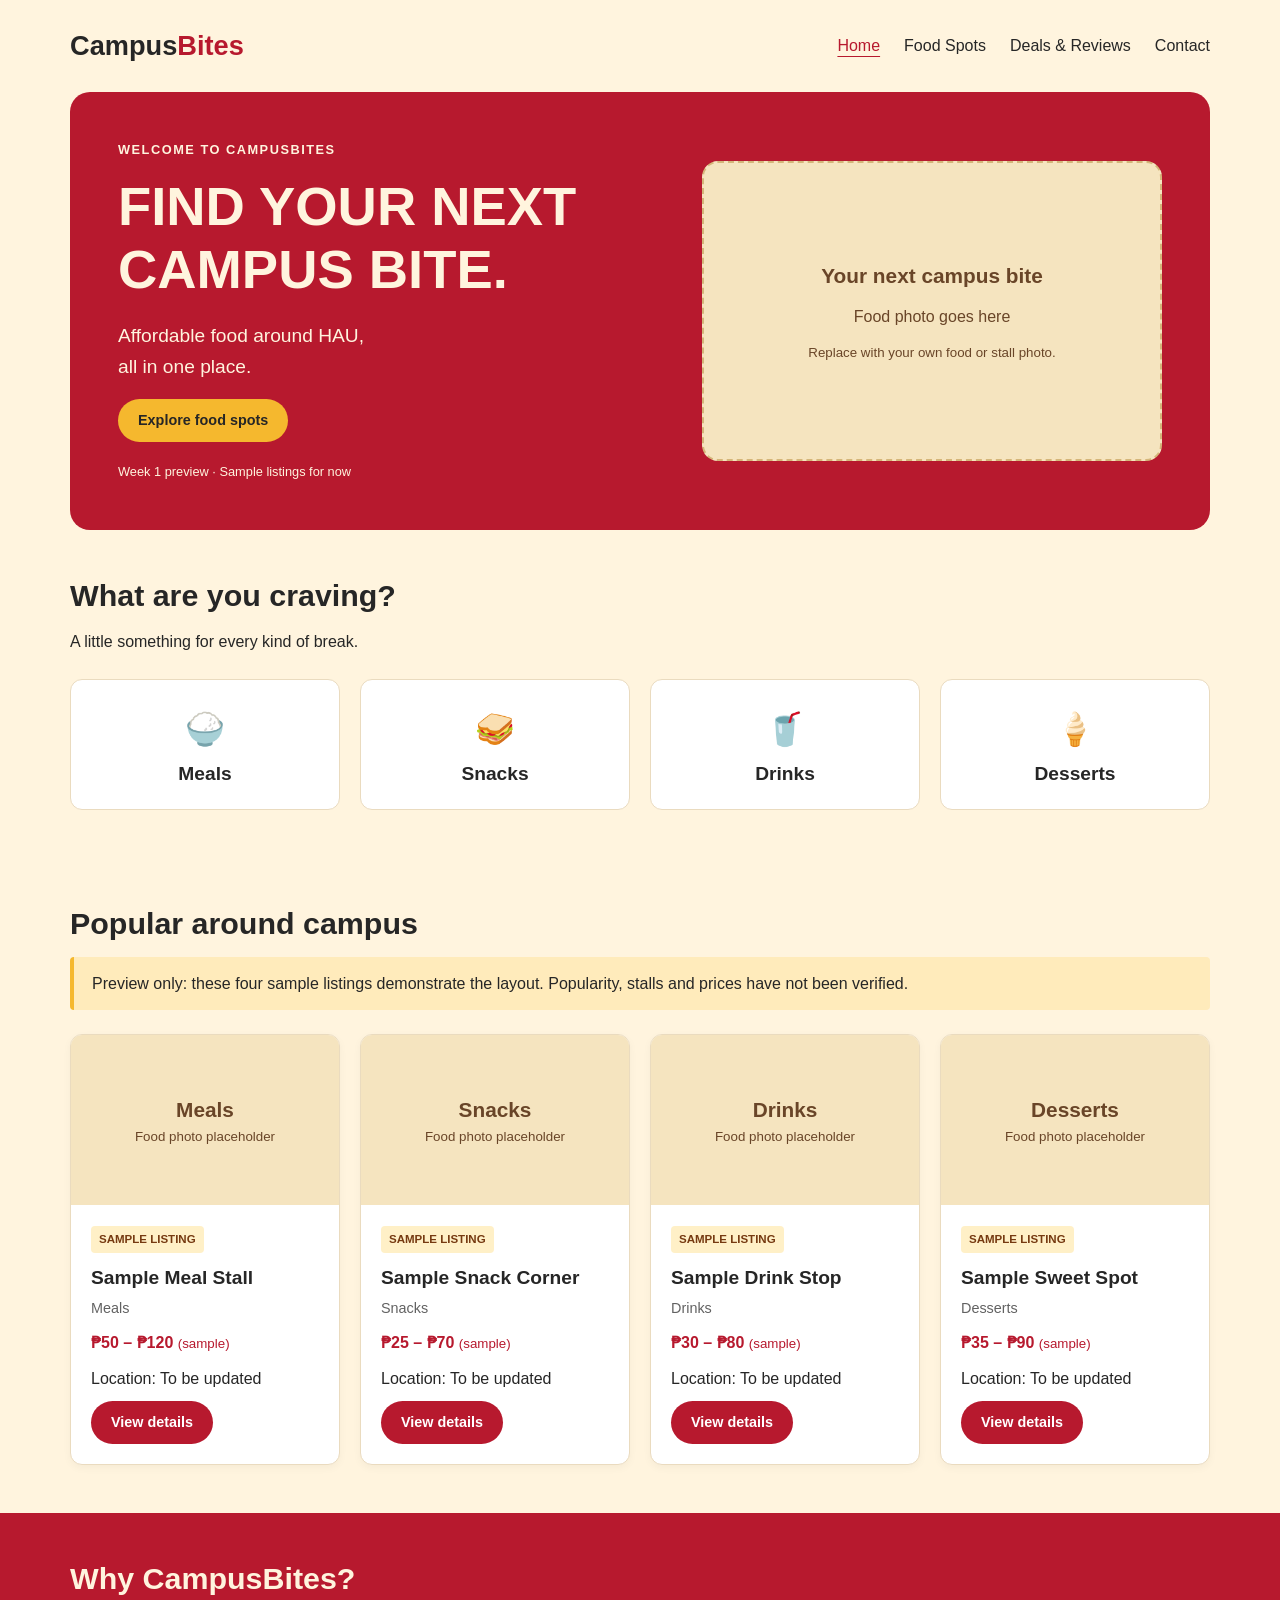
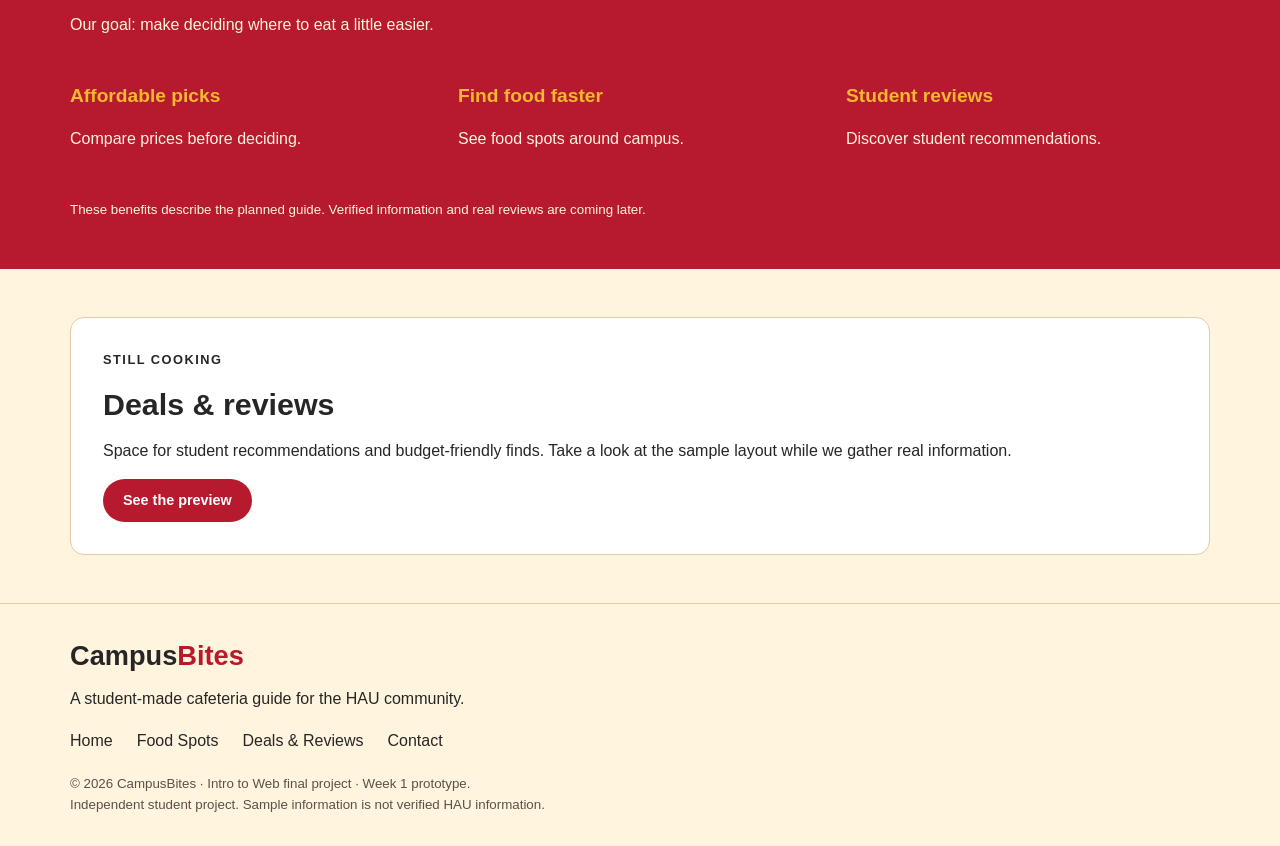
<file: index.html>
<!DOCTYPE html>
<html lang="en">
<head>
  <meta charset="UTF-8">
  <meta name="viewport" content="width=device-width, initial-scale=1.0">
  <meta name="description" content="CampusBites is a student project exploring a food guide for Holy Angel University. Week 1 uses sample content.">
  <title>Home | CampusBites</title>
  <link rel="stylesheet" href="styles.css">
  <script src="script.js" defer></script>
</head>
<body>
  <header class="site-header container">
    <a class="brand" href="index.html">Campus<span>Bites</span></a>
    <nav aria-label="Main navigation">
      <a href="index.html" aria-current="page">Home</a>
      <a href="food-spots.html">Food Spots</a>
      <a href="deals-reviews.html">Deals & Reviews</a>
      <a href="contact.html">Contact</a>
    </nav>
  </header>
  <main>
    <section class="hero container">
      <div>
        <p class="eyebrow">Welcome to CampusBites</p>
        <h1>FIND YOUR NEXT<br>CAMPUS BITE.</h1>
        <p class="hero-description">Affordable food around HAU,<br>all in one place.</p>
        <a class="button button-yellow" href="food-spots.html">Explore food spots</a>
        <p class="hero-note">Week 1 preview · Sample listings for now</p>
      </div>
      <div class="hero-image placeholder"><span>Your next campus bite</span><p>Food photo goes here</p><small>Replace with your own food or stall photo.</small></div>
    </section>

    <section class="section container" aria-labelledby="cravings-title">
      <h2 id="cravings-title">What are you craving?</h2>
      <p>A little something for every kind of break.</p>
      <div class="category-grid">
        <div class="category-card"><span aria-hidden="true">🍚</span><h3>Meals</h3></div>
        <div class="category-card"><span aria-hidden="true">🥪</span><h3>Snacks</h3></div>
        <div class="category-card"><span aria-hidden="true">🥤</span><h3>Drinks</h3></div>
        <div class="category-card"><span aria-hidden="true">🍦</span><h3>Desserts</h3></div>
      </div>
    </section>

    <section class="section container" aria-labelledby="popular-title">
      <h2 id="popular-title">Popular around campus</h2>
      <p class="notice">Preview only: these four sample listings demonstrate the layout. Popularity, stalls and prices have not been verified.</p>
      <div class="food-grid">
      <!-- SAMPLE: replace this listing with verified stall information. -->
      <article class="food-card">
        <div class="food-image placeholder"><span>Meals</span><small>Food photo placeholder</small></div>
        <div class="card-body">
          <span class="sample-label">Sample listing</span>
          <h3>Sample Meal Stall</h3>
          <p class="category">Meals</p>
          <p class="price">₱50 – ₱120 <small>(sample)</small></p>
          <p>Location: To be updated</p>
          <a class="button" href="food-spots.html#spot-1">View details</a>
        </div>
      </article>
      <!-- SAMPLE: replace this listing with verified stall information. -->
      <article class="food-card">
        <div class="food-image placeholder"><span>Snacks</span><small>Food photo placeholder</small></div>
        <div class="card-body">
          <span class="sample-label">Sample listing</span>
          <h3>Sample Snack Corner</h3>
          <p class="category">Snacks</p>
          <p class="price">₱25 – ₱70 <small>(sample)</small></p>
          <p>Location: To be updated</p>
          <a class="button" href="food-spots.html#spot-2">View details</a>
        </div>
      </article>
      <!-- SAMPLE: replace this listing with verified stall information. -->
      <article class="food-card">
        <div class="food-image placeholder"><span>Drinks</span><small>Food photo placeholder</small></div>
        <div class="card-body">
          <span class="sample-label">Sample listing</span>
          <h3>Sample Drink Stop</h3>
          <p class="category">Drinks</p>
          <p class="price">₱30 – ₱80 <small>(sample)</small></p>
          <p>Location: To be updated</p>
          <a class="button" href="food-spots.html#spot-3">View details</a>
        </div>
      </article>
      <!-- SAMPLE: replace this listing with verified stall information. -->
      <article class="food-card">
        <div class="food-image placeholder"><span>Desserts</span><small>Food photo placeholder</small></div>
        <div class="card-body">
          <span class="sample-label">Sample listing</span>
          <h3>Sample Sweet Spot</h3>
          <p class="category">Desserts</p>
          <p class="price">₱35 – ₱90 <small>(sample)</small></p>
          <p>Location: To be updated</p>
          <a class="button" href="food-spots.html#spot-4">View details</a>
        </div>
      </article>
      </div>
    </section>

    <section class="why-section">
      <div class="section container">
        <h2>Why CampusBites?</h2>
        <p>Our goal: make deciding where to eat a little easier.</p>
        <div class="three-column">
          <div><h3>Affordable picks</h3><p>Compare prices before deciding.</p></div>
          <div><h3>Find food faster</h3><p>See food spots around campus.</p></div>
          <div><h3>Student reviews</h3><p>Discover student recommendations.</p></div>
        </div>
        <small>These benefits describe the planned guide. Verified information and real reviews are coming later.</small>
      </div>
    </section>

    <section class="section container">
      <div class="preview-box">
        <p class="eyebrow">Still cooking</p>
        <h2>Deals &amp; reviews</h2>
        <p>Space for student recommendations and budget-friendly finds. Take a look at the sample layout while we gather real information.</p>
        <a class="button" href="deals-reviews.html">See the preview</a>
      </div>
    </section>
  </main>
  <footer class="site-footer">
    <div class="container">
      <a class="brand" href="index.html">Campus<span>Bites</span></a>
      <p>A student-made cafeteria guide for the HAU community.</p>
      <nav aria-label="Footer navigation"><a href="index.html">Home</a>
        <a href="food-spots.html">Food Spots</a>
        <a href="deals-reviews.html">Deals & Reviews</a>
        <a href="contact.html">Contact</a></nav>
      <small>&copy; 2026 CampusBites · Intro to Web final project · Week 1 prototype.<br>Independent student project. Sample information is not verified HAU information.</small>
    </div>
  </footer>
</body>
</html>
</file>
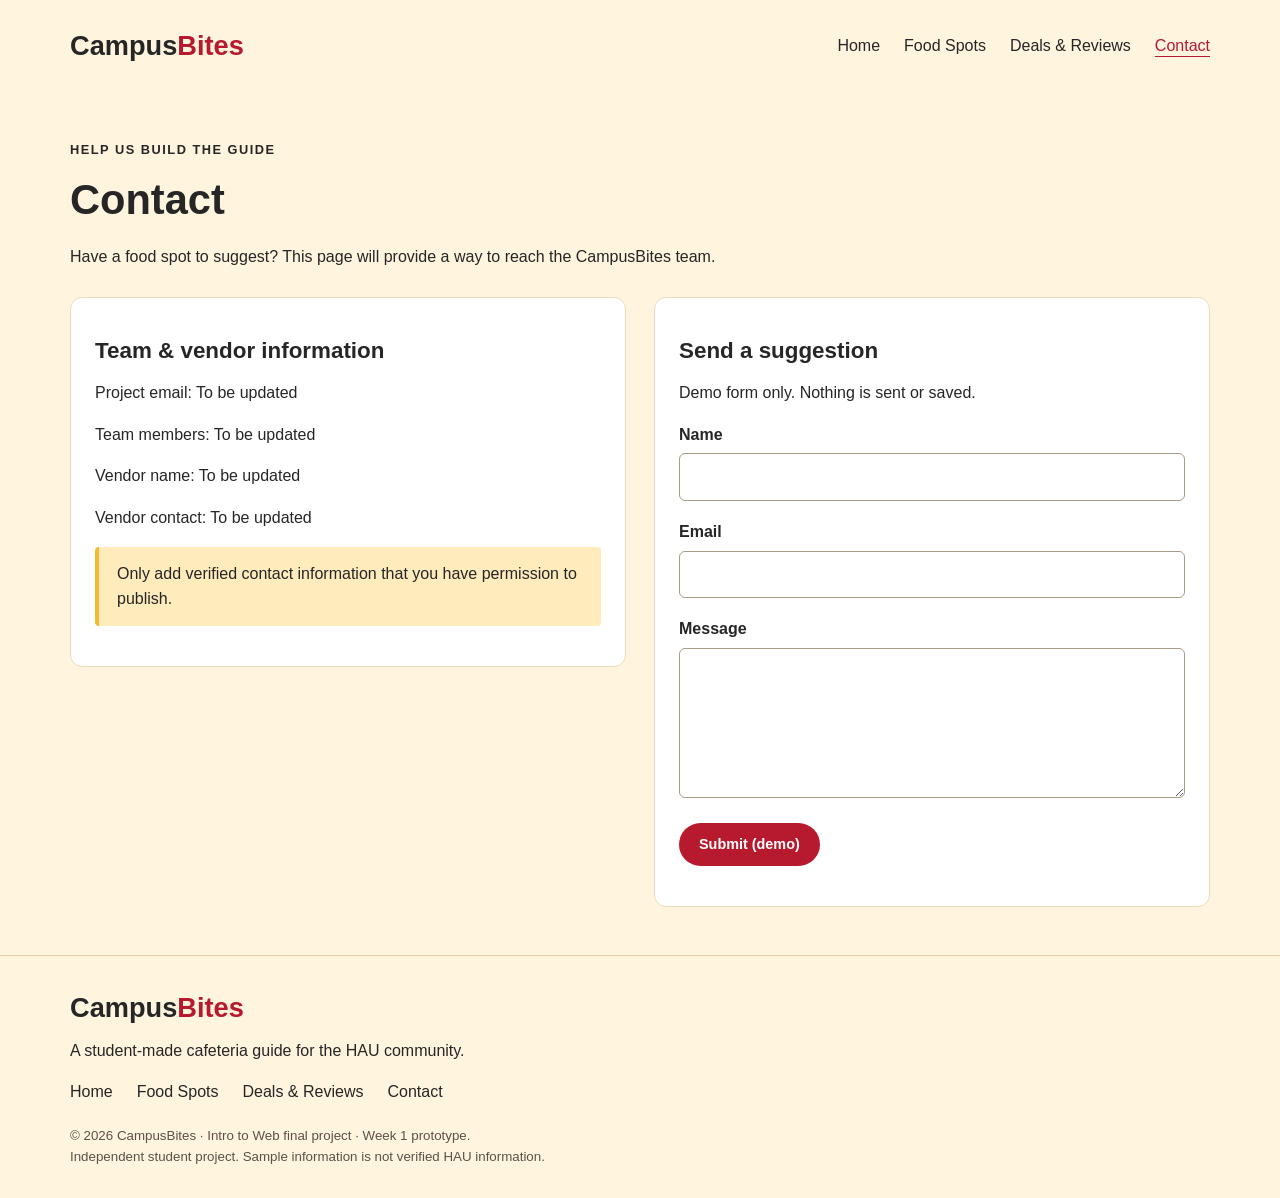
<file: contact.html>
<!DOCTYPE html>
<html lang="en">
<head>
  <meta charset="UTF-8">
  <meta name="viewport" content="width=device-width, initial-scale=1.0">
  <meta name="description" content="CampusBites is a student project exploring a food guide for Holy Angel University. Week 1 uses sample content.">
  <title>Contact | CampusBites</title>
  <link rel="stylesheet" href="styles.css">
  <script src="script.js" defer></script>
</head>
<body>
  <header class="site-header container">
    <a class="brand" href="index.html">Campus<span>Bites</span></a>
    <nav aria-label="Main navigation">
      <a href="index.html">Home</a>
      <a href="food-spots.html">Food Spots</a>
      <a href="deals-reviews.html">Deals & Reviews</a>
      <a href="contact.html" aria-current="page">Contact</a>
    </nav>
  </header>
  <main>
    <section class="section container">
      <p class="eyebrow">Help us build the guide</p>
      <h1>Contact</h1>
      <p>Have a food spot to suggest? This page will provide a way to reach the CampusBites team.</p>
      <div class="contact-grid">
        <div class="simple-card">
          <h2>Team &amp; vendor information</h2>
          <p>Project email: To be updated</p>
          <p>Team members: To be updated</p>
          <p>Vendor name: To be updated</p>
          <p>Vendor contact: To be updated</p>
          <p class="notice">Only add verified contact information that you have permission to publish.</p>
        </div>
        <form id="contact-form" class="simple-card">
          <h2>Send a suggestion</h2>
          <p id="form-note">Demo form only. Nothing is sent or saved.</p>
          <label for="name">Name</label>
          <input id="name" type="text" autocomplete="name">
          <label for="email">Email</label>
          <input id="email" type="email" autocomplete="email">
          <label for="message">Message</label>
          <textarea id="message" rows="5"></textarea>
          <button class="button" type="submit" aria-describedby="form-note">Submit (demo)</button>
          <p id="form-status" role="status"></p>
          <noscript><p>JavaScript is off. This demo cannot send messages.</p></noscript>
        </form>
      </div>
    </section>
  </main>
  <footer class="site-footer">
    <div class="container">
      <a class="brand" href="index.html">Campus<span>Bites</span></a>
      <p>A student-made cafeteria guide for the HAU community.</p>
      <nav aria-label="Footer navigation"><a href="index.html">Home</a>
        <a href="food-spots.html">Food Spots</a>
        <a href="deals-reviews.html">Deals & Reviews</a>
        <a href="contact.html">Contact</a></nav>
      <small>&copy; 2026 CampusBites · Intro to Web final project · Week 1 prototype.<br>Independent student project. Sample information is not verified HAU information.</small>
    </div>
  </footer>
</body>
</html>
</file>
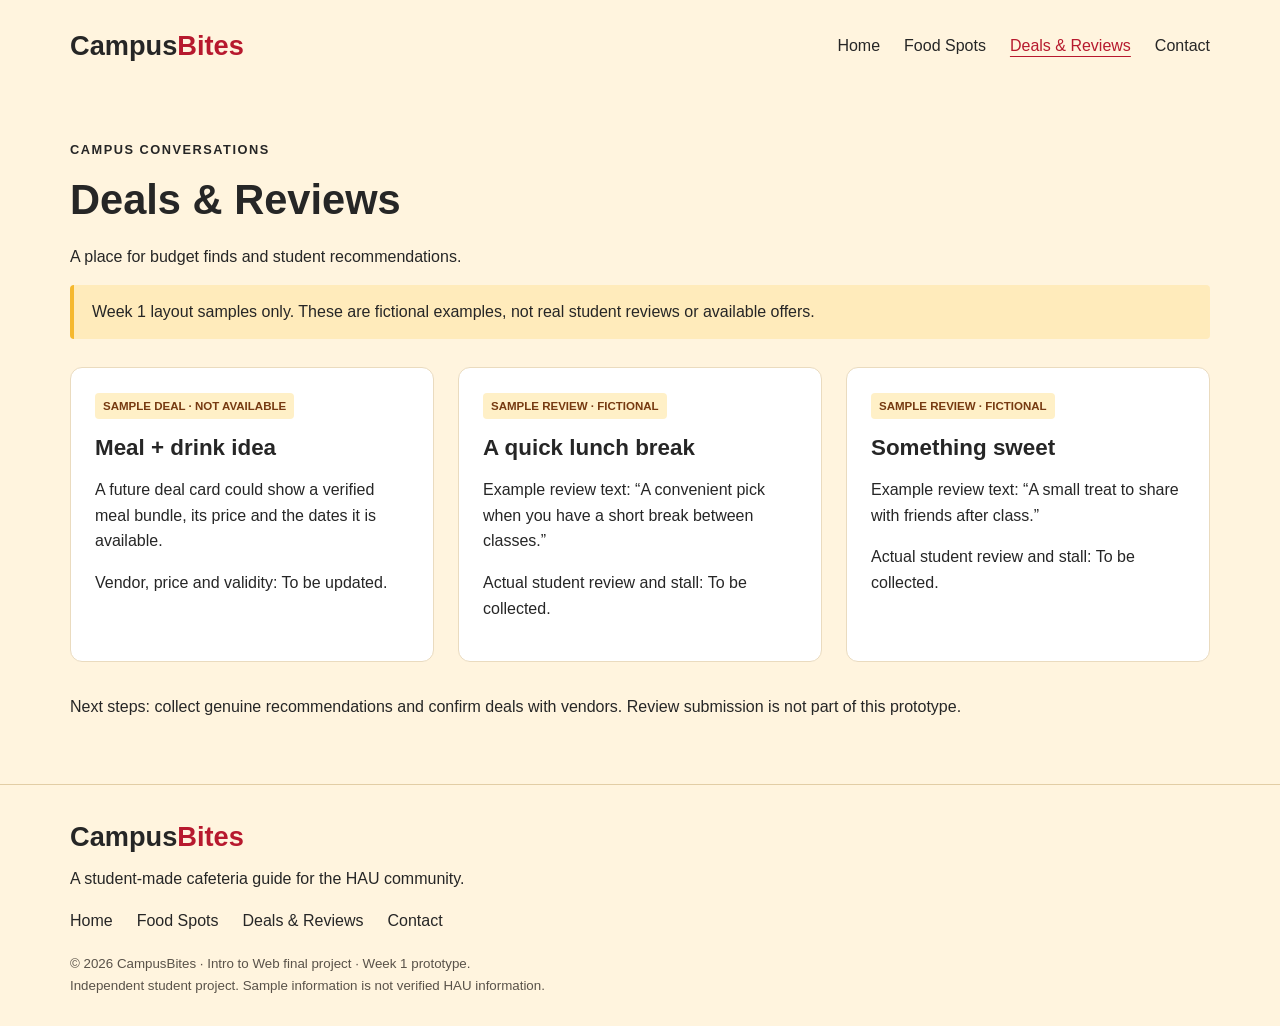
<file: deals-reviews.html>
<!DOCTYPE html>
<html lang="en">
<head>
  <meta charset="UTF-8">
  <meta name="viewport" content="width=device-width, initial-scale=1.0">
  <meta name="description" content="CampusBites is a student project exploring a food guide for Holy Angel University. Week 1 uses sample content.">
  <title>Deals & Reviews | CampusBites</title>
  <link rel="stylesheet" href="styles.css">
  <script src="script.js" defer></script>
</head>
<body>
  <header class="site-header container">
    <a class="brand" href="index.html">Campus<span>Bites</span></a>
    <nav aria-label="Main navigation">
      <a href="index.html">Home</a>
      <a href="food-spots.html">Food Spots</a>
      <a href="deals-reviews.html" aria-current="page">Deals & Reviews</a>
      <a href="contact.html">Contact</a>
    </nav>
  </header>
  <main>
    <section class="section container">
      <p class="eyebrow">Campus conversations</p>
      <h1>Deals &amp; Reviews</h1>
      <p>A place for budget finds and student recommendations.</p>
      <p class="notice">Week 1 layout samples only. These are fictional examples, not real student reviews or available offers.</p>
      <div class="three-column">
        <article class="simple-card"><span class="sample-label">Sample deal · Not available</span><h2>Meal + drink idea</h2><p>A future deal card could show a verified meal bundle, its price and the dates it is available.</p><p>Vendor, price and validity: To be updated.</p></article>
        <article class="simple-card"><span class="sample-label">Sample review · Fictional</span><h2>A quick lunch break</h2><p>Example review text: “A convenient pick when you have a short break between classes.”</p><p>Actual student review and stall: To be collected.</p></article>
        <article class="simple-card"><span class="sample-label">Sample review · Fictional</span><h2>Something sweet</h2><p>Example review text: “A small treat to share with friends after class.”</p><p>Actual student review and stall: To be collected.</p></article>
      </div>
      <p class="future-note">Next steps: collect genuine recommendations and confirm deals with vendors. Review submission is not part of this prototype.</p>
    </section>
  </main>
  <footer class="site-footer">
    <div class="container">
      <a class="brand" href="index.html">Campus<span>Bites</span></a>
      <p>A student-made cafeteria guide for the HAU community.</p>
      <nav aria-label="Footer navigation"><a href="index.html">Home</a>
        <a href="food-spots.html">Food Spots</a>
        <a href="deals-reviews.html">Deals & Reviews</a>
        <a href="contact.html">Contact</a></nav>
      <small>&copy; 2026 CampusBites · Intro to Web final project · Week 1 prototype.<br>Independent student project. Sample information is not verified HAU information.</small>
    </div>
  </footer>
</body>
</html>
</file>
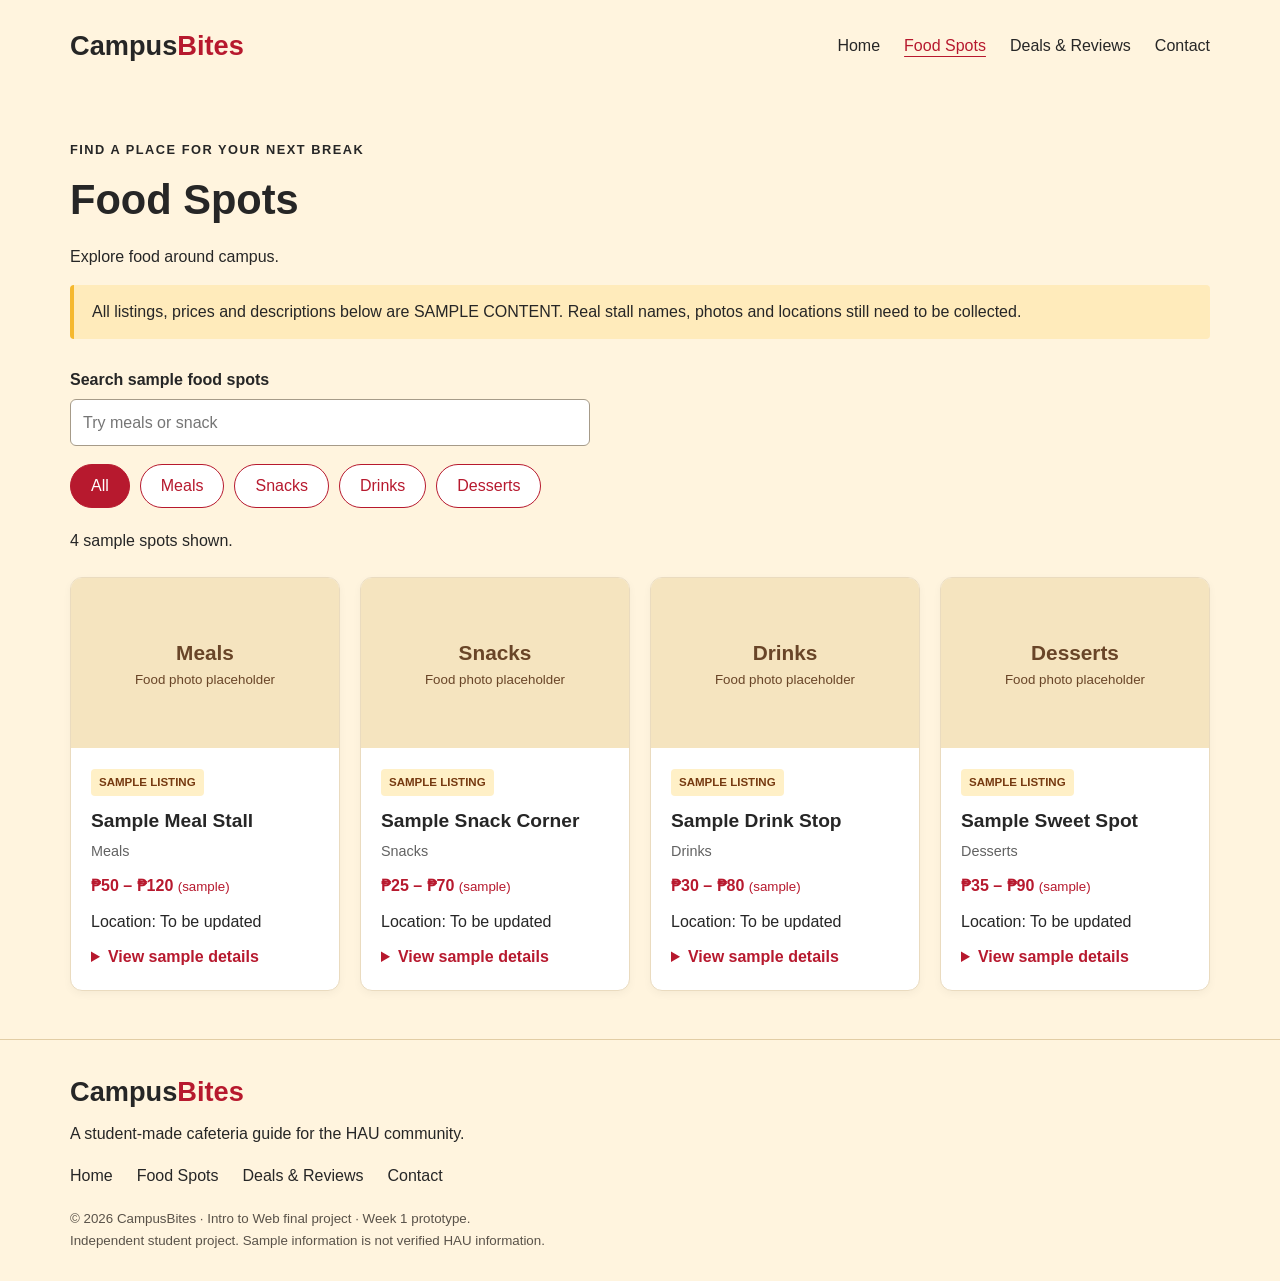
<file: food-spots.html>
<!DOCTYPE html>
<html lang="en">
<head>
  <meta charset="UTF-8">
  <meta name="viewport" content="width=device-width, initial-scale=1.0">
  <meta name="description" content="CampusBites is a student project exploring a food guide for Holy Angel University. Week 1 uses sample content.">
  <title>Food Spots | CampusBites</title>
  <link rel="stylesheet" href="styles.css">
  <script src="script.js" defer></script>
</head>
<body>
  <header class="site-header container">
    <a class="brand" href="index.html">Campus<span>Bites</span></a>
    <nav aria-label="Main navigation">
      <a href="index.html">Home</a>
      <a href="food-spots.html" aria-current="page">Food Spots</a>
      <a href="deals-reviews.html">Deals & Reviews</a>
      <a href="contact.html">Contact</a>
    </nav>
  </header>
  <main>
    <section class="section container">
      <p class="eyebrow">Find a place for your next break</p>
      <h1>Food Spots</h1>
      <p>Explore food around campus.</p>
      <p class="notice">All listings, prices and descriptions below are SAMPLE CONTENT. Real stall names, photos and locations still need to be collected.</p>
      <div class="search-controls">
        <label for="food-search">Search sample food spots</label>
        <input type="search" id="food-search" placeholder="Try meals or snack" autocomplete="off">
        <div class="filters" role="group" aria-label="Filter by category">
          <button type="button" data-filter="all" aria-pressed="true">All</button>
          <button type="button" data-filter="meals" aria-pressed="false">Meals</button>
          <button type="button" data-filter="snacks" aria-pressed="false">Snacks</button>
          <button type="button" data-filter="drinks" aria-pressed="false">Drinks</button>
          <button type="button" data-filter="desserts" aria-pressed="false">Desserts</button>
        </div>
      </div>
      <noscript><p>Search and category filtering need JavaScript. You can still browse all listings below.</p></noscript>
      <p id="result-count" role="status">4 sample spots shown.</p>
      <div class="food-grid" id="food-list">
      <!-- SAMPLE: replace this listing with verified stall information. -->
      <article class="food-card" id="spot-1" data-category="meals">
        <div class="food-image placeholder"><span>Meals</span><small>Food photo placeholder</small></div>
        <div class="card-body">
          <span class="sample-label">Sample listing</span>
          <h3>Sample Meal Stall</h3>
          <p class="category">Meals</p>
          <p class="price">₱50 – ₱120 <small>(sample)</small></p>
          <p>Location: To be updated</p>
          <details><summary>View sample details</summary><p>A sample rice-meal listing. Menu items will be researched later.</p><p>Menu, opening hours and vendor contact: To be updated.</p></details>
        </div>
      </article>
      <!-- SAMPLE: replace this listing with verified stall information. -->
      <article class="food-card" id="spot-2" data-category="snacks">
        <div class="food-image placeholder"><span>Snacks</span><small>Food photo placeholder</small></div>
        <div class="card-body">
          <span class="sample-label">Sample listing</span>
          <h3>Sample Snack Corner</h3>
          <p class="category">Snacks</p>
          <p class="price">₱25 – ₱70 <small>(sample)</small></p>
          <p>Location: To be updated</p>
          <details><summary>View sample details</summary><p>A sample snack listing. Available snacks will be added later.</p><p>Menu, opening hours and vendor contact: To be updated.</p></details>
        </div>
      </article>
      <!-- SAMPLE: replace this listing with verified stall information. -->
      <article class="food-card" id="spot-3" data-category="drinks">
        <div class="food-image placeholder"><span>Drinks</span><small>Food photo placeholder</small></div>
        <div class="card-body">
          <span class="sample-label">Sample listing</span>
          <h3>Sample Drink Stop</h3>
          <p class="category">Drinks</p>
          <p class="price">₱30 – ₱80 <small>(sample)</small></p>
          <p>Location: To be updated</p>
          <details><summary>View sample details</summary><p>A sample drink listing. Sizes and drink choices are still to come.</p><p>Menu, opening hours and vendor contact: To be updated.</p></details>
        </div>
      </article>
      <!-- SAMPLE: replace this listing with verified stall information. -->
      <article class="food-card" id="spot-4" data-category="desserts">
        <div class="food-image placeholder"><span>Desserts</span><small>Food photo placeholder</small></div>
        <div class="card-body">
          <span class="sample-label">Sample listing</span>
          <h3>Sample Sweet Spot</h3>
          <p class="category">Desserts</p>
          <p class="price">₱35 – ₱90 <small>(sample)</small></p>
          <p>Location: To be updated</p>
          <details><summary>View sample details</summary><p>A sample dessert listing. Actual items will be confirmed later.</p><p>Menu, opening hours and vendor contact: To be updated.</p></details>
        </div>
      </article>
      </div>
      <p id="no-results" hidden>No sample spots match. Try another search or choose All.</p>
    </section>
  </main>
  <footer class="site-footer">
    <div class="container">
      <a class="brand" href="index.html">Campus<span>Bites</span></a>
      <p>A student-made cafeteria guide for the HAU community.</p>
      <nav aria-label="Footer navigation"><a href="index.html">Home</a>
        <a href="food-spots.html">Food Spots</a>
        <a href="deals-reviews.html">Deals & Reviews</a>
        <a href="contact.html">Contact</a></nav>
      <small>&copy; 2026 CampusBites · Intro to Web final project · Week 1 prototype.<br>Independent student project. Sample information is not verified HAU information.</small>
    </div>
  </footer>
</body>
</html>
</file>
<file: styles.css>
/* CampusBites — simple Week 1 styles */
:root {
  --cream: #fff4de;
  --red: #b7192e;
  --yellow: #f5b82e;
  --dark: #262626;
  --white: #ffffff;
}
* { box-sizing: border-box; }
body { margin: 0; background: var(--cream); color: var(--dark); font-family: Arial, sans-serif; line-height: 1.6; }
img { display: block; width: 100%; max-width: 100%; object-fit: cover; }
a { color: var(--red); }
button, input, textarea { font: inherit; }
button, summary { cursor: pointer; }
button { border: 0; }
[hidden] { display: none !important; }
h1, h2, h3 { line-height: 1.15; }
h1 { font-size: 2.6rem; margin: 0 0 20px; }
h2 { font-size: 1.9rem; margin: 0 0 16px; }
h3 { font-size: 1.2rem; }
p { margin: 0 0 16px; }
:focus-visible { outline: 3px solid #285cac; outline-offset: 4px; }
.container { width: 90%; max-width: 1140px; margin: 0 auto; }
.section { padding-top: 48px; padding-bottom: 48px; }
/* Header and simple wrapping navigation */
.site-header { display: flex; align-items: center; justify-content: space-between; gap: 24px; padding-top: 24px; padding-bottom: 24px; }
.brand { font-size: 1.7rem; font-weight: bold; text-decoration: none; color: var(--dark); }
.brand span { color: var(--red); }
nav { display: flex; flex-wrap: wrap; gap: 12px 24px; }
nav a { color: var(--dark); text-decoration: none; }
nav a:hover, nav a[aria-current="page"] { color: var(--red); text-decoration: underline; text-underline-offset: 5px; }
/* Home hero */
.hero { display: grid; grid-template-columns: 1.2fr 1fr; gap: 32px; align-items: center; background: var(--red); color: var(--cream); padding: 48px; border-radius: 20px; }
.eyebrow { font-size: .8rem; font-weight: bold; letter-spacing: 1.5px; text-transform: uppercase; }
.hero h1 { font-size: 3.4rem; }
.hero-description { font-size: 1.2rem; }
.hero-note { font-size: .8rem; margin: 20px 0 0; }
.placeholder { background: #f5e4bf; color: #694528; display: flex; flex-direction: column; justify-content: center; align-items: center; text-align: center; padding: 20px; }
.placeholder span { font-weight: bold; font-size: 1.3rem; }
.hero-image { min-height: 300px; border: 2px dashed #d5b67a; border-radius: 16px; }
.hero-image p { margin: 12px 0; }
.button { display: inline-block; border-radius: 24px; background: var(--red); color: var(--white); padding: 10px 20px; font-weight: bold; font-size: .9rem; text-decoration: none; }
.button:hover { background: #901326; }
.button-yellow { background: var(--yellow); color: var(--dark); }
.button-yellow:hover { background: #ffcb55; }
/* Reusable category and food grids */
.category-grid, .food-grid { display: grid; grid-template-columns: repeat(4, minmax(0, 1fr)); gap: 20px; margin-top: 24px; }
.category-card { padding: 24px 12px; text-align: center; background: var(--white); border-radius: 12px; border: 1px solid #eadbbf; }
.category-card span { font-size: 2rem; }
.category-card h3 { margin: 8px 0 0; }
.food-card { background: var(--white); border-radius: 12px; border: 1px solid #eadbbf; overflow: hidden; box-shadow: 0 3px 8px #2626260a; scroll-margin-top: 24px; }
.food-image { height: 170px; object-fit: cover; }
.card-body { padding: 20px; }
.card-body h3 { margin: 14px 0 8px; }
.card-body p { margin-bottom: 10px; }
.sample-label { font-size: .72rem; font-weight: bold; text-transform: uppercase; color: #763a11; background: #fff0c7; padding: 4px 8px; display: inline-block; border-radius: 4px; }
.category { color: #626262; font-size: .9rem; }
.price { color: var(--red); font-weight: bold; }
.price small { font-weight: normal; }
.notice { background: #ffebbb; padding: 14px 18px; border-left: 4px solid var(--yellow); border-radius: 4px; }
.three-column { display: grid; grid-template-columns: repeat(3, minmax(0, 1fr)); gap: 24px; margin: 28px 0; }
.why-section { background: var(--red); color: var(--cream); }
.why-section h3 { color: var(--yellow); }
.preview-box { border: 1px solid #e2cda5; border-radius: 14px; background: var(--white); padding: 32px; }
.simple-card { padding: 24px; border: 1px solid #eadbbf; border-radius: 12px; background: var(--white); min-width: 0; }
.simple-card h2 { font-size: 1.4rem; margin-top: 16px; }
.future-note { margin-top: 32px; }
/* Food Spots search and basic disclosure */
.search-controls { margin-top: 28px; }
label { display: block; margin-bottom: 6px; font-weight: bold; }
input, textarea { width: 100%; border: 1px solid #a69b89; border-radius: 6px; background: var(--white); color: var(--dark); padding: 10px 12px; margin-bottom: 18px; }
#food-search { max-width: 520px; }
.filters { display: flex; flex-wrap: wrap; gap: 10px; margin-bottom: 20px; }
.filters button { padding: 8px 20px; border: 1px solid var(--red); border-radius: 22px; color: var(--red); background: var(--white); }
.filters button[aria-pressed="true"], .filters button:hover { background: var(--red); color: var(--white); }
summary { color: var(--red); font-weight: bold; }
details p { margin-top: 12px; font-size: .9rem; }
/* Contact and footer */
.contact-grid { display: grid; grid-template-columns: 1fr 1fr; gap: 28px; margin-top: 28px; align-items: start; }
textarea { resize: vertical; }
#form-status { margin-top: 16px; }
.site-footer { border-top: 1px solid #e2cda5; padding: 30px 0; }
.site-footer p { margin-top: 8px; }
.site-footer nav { margin-bottom: 20px; }
.site-footer small { display: block; color: #595249; }
/* Basic tablet and phone layouts */
@media (max-width: 900px) {
  .site-header { flex-direction: column; align-items: flex-start; gap: 12px; }
  .hero { padding: 32px; gap: 24px; }
  .hero h1 { font-size: 2.6rem; }
  .food-grid, .category-grid { grid-template-columns: repeat(2, minmax(0, 1fr)); }
  .three-column { grid-template-columns: 1fr; }
}
@media (max-width: 600px) {
  .hero, .contact-grid { grid-template-columns: 1fr; }
  .hero { padding: 28px 22px; }
  .hero h1 { font-size: 2.3rem; }
  .hero-image { min-height: 220px; }
  h1 { font-size: 2.2rem; }
  h2 { font-size: 1.6rem; }
  .section { padding-top: 32px; padding-bottom: 32px; }
  .food-grid { grid-template-columns: 1fr; }
  nav { gap: 10px 18px; }
  .preview-box { padding: 24px; }
}
</file>
